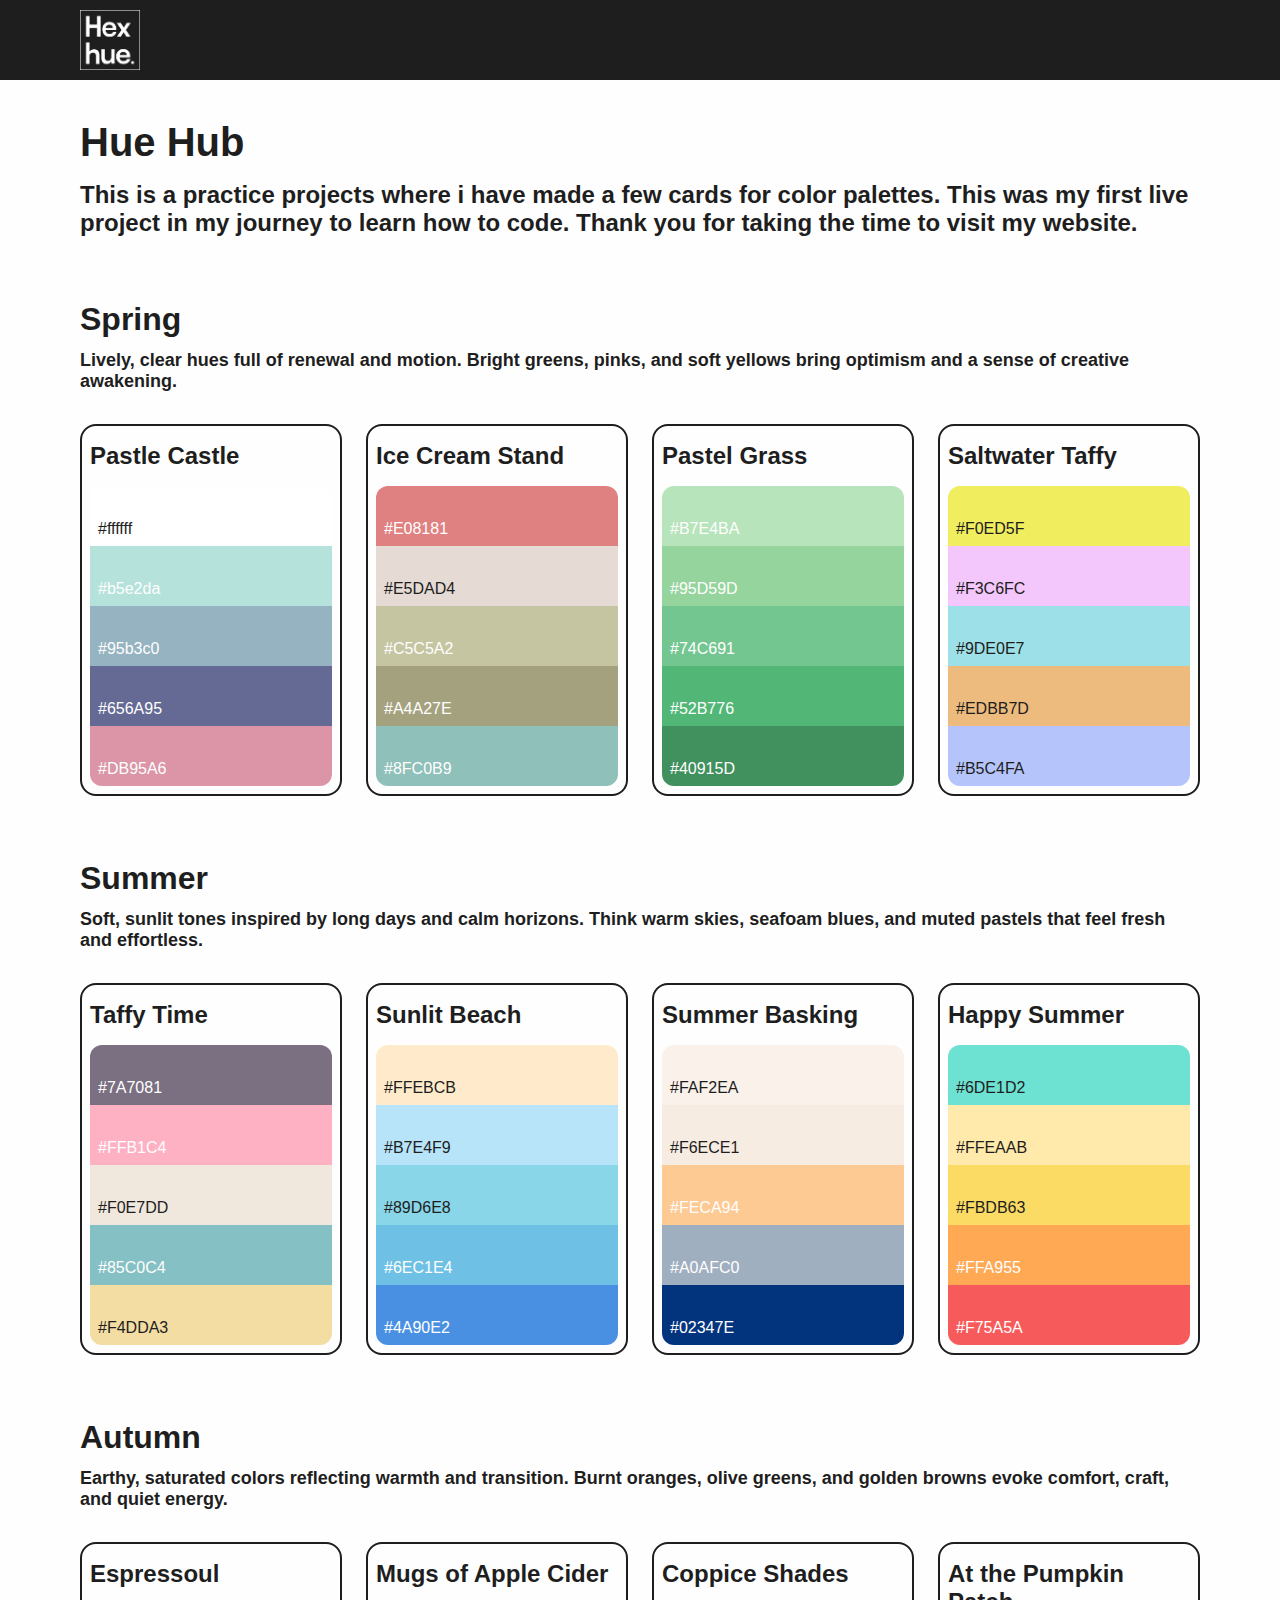
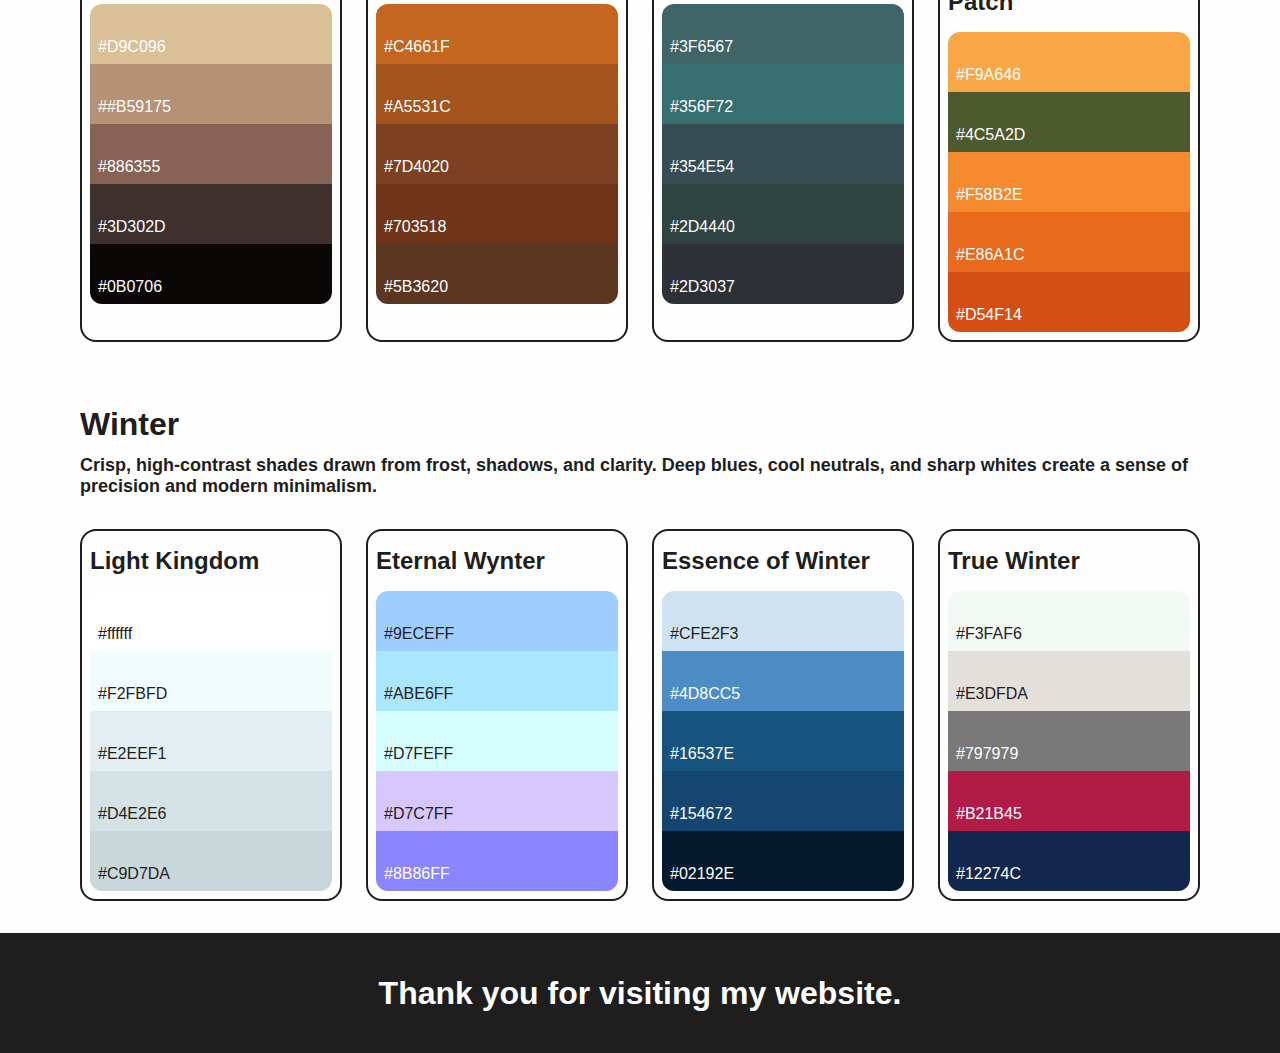
<file: index.html>
<!DOCTYPE html>
<html>

<head>
    <meta charset="UTF-8">
    <meta name="viewport" content="width=device-width, initial-scale=1.0">
    <title>Hue Hub</title>
    <link rel="stylesheet" href="https://api.fontshare.com/v2/css?f[]=satoshi@1,2&display=swap">
    <link rel="stylesheet" href="resources/huehub.css">
</head>

<body>
    <header>
        <img src="resources/logo.png" style="width: 60px; height: auto;">
    </header>

    <main>
        <article class="intro">
            <h1>Hue Hub</h1>
            <p class="sub-head">This is a practice projects where i have made a few cards for color palettes. This was my first live project in my journey to learn how to code. Thank you for taking the time to visit my website.</p>
        </article>

        <section class="season"> <!-- Spring Season -->
            <article>
                <h2>Spring</h2>
                <p>Lively, clear hues full of renewal and motion. Bright greens, pinks, and soft yellows bring optimism and a sense of creative awakening.</p>
            </article>

            <div class="cards">

                <!-- Pastle Castle -->
                <div class="clr-card">
                    <h3>Pastle Castle</h3>
                    <div class="palette">
                    <div class="color" style="background-color: #fff;color: #1e1e1e;">#ffffff</div>
                    <div class="color" style="background-color: #b5e2da;">#b5e2da</div>
                    <div class="color" style="background-color: #95b3c0;">#95b3c0</div>
                    <div class="color" style="background-color: #656A95;">#656A95</div>
                    <div class="color" style="background-color: #DB95A6;">#DB95A6</div>
                    </div>
                </div>

                <!-- Ice Cream Stand -->
                <div class="clr-card">
                    <h3>Ice Cream Stand</h3>
                    <div class="palette">
                    <div class="color" style="background-color: #E08181;">#E08181</div>
                    <div class="color" style="background-color: #E5DAD4;color: #1e1e1e;">#E5DAD4</div>
                    <div class="color" style="background-color: #C5C5A2;">#C5C5A2</div>
                    <div class="color" style="background-color: #A4A27E;">#A4A27E</div>
                    <div class="color" style="background-color: #8FC0B9;">#8FC0B9</div>
                    </div>
                </div>

                <!-- Pastel Grass --> 
                <div class="clr-card">
                    <h3>Pastel Grass</h3>
                    <div class="palette">
                    <div class="color" style="background-color: #B7E4BA;">#B7E4BA</div>
                    <div class="color" style="background-color: #95D59D;">#95D59D</div>
                    <div class="color" style="background-color: #74C691;">#74C691</div>
                    <div class="color" style="background-color: #52B776;">#52B776</div>
                    <div class="color" style="background-color: #40915D;">#40915D</div>
                    </div>
                </div>

                <!-- Saltwater Taffy --> 
                <div class="clr-card">
                    <h3>Saltwater Taffy</h3>
                    <div class="palette">
                    <div class="color" style="background-color: #F0ED5F;color: #1e1e1e;">#F0ED5F</div>
                    <div class="color" style="background-color: #F3C6FC;color: #1e1e1e;">#F3C6FC</div>
                    <div class="color" style="background-color: #9DE0E7;color: #1e1e1e;">#9DE0E7</div>
                    <div class="color" style="background-color: #EDBB7D;color: #1e1e1e;">#EDBB7D</div>
                    <div class="color" style="background-color: #B5C4FA;color: #1e1e1e;">#B5C4FA</div>
                    </div>
                </div>

                
            </div>
            
        </section>

        <section class="season"> <!-- Summer Season -->
            <article>
                <h2>Summer</h2>
                <p>Soft, sunlit tones inspired by long days and calm horizons. Think warm skies, seafoam blues, and muted pastels that feel fresh and effortless.</p>
            </article>

            <div class="cards">

                <!-- Taffy Time -->
                <div class="clr-card">
                    <h3>Taffy Time</h3>
                    <div class="palette">
                    <div class="color" style="background-color: #7A7081;">#7A7081</div>
                    <div class="color" style="background-color: #FFB1C4;">#FFB1C4</div>
                    <div class="color" style="background-color: #F0E7DD;color: #1e1e1e;">#F0E7DD</div>
                    <div class="color" style="background-color: #85C0C4;">#85C0C4</div>
                    <div class="color" style="background-color: #F4DDA3;color: #1e1e1e;">#F4DDA3</div>
                    </div>
                </div>

                <!-- Sunlit Beach -->
                <div class="clr-card">
                    <h3>Sunlit Beach</h3>
                    <div class="palette">
                    <div class="color" style="background-color: #FFEBCB;color: #1e1e1e;">#FFEBCB</div>
                    <div class="color" style="background-color: #B7E4F9;color: #1e1e1e;">#B7E4F9</div>
                    <div class="color" style="background-color: #89D6E8;color: #1e1e1e;">#89D6E8</div>
                    <div class="color" style="background-color: #6EC1E4;">#6EC1E4</div>
                    <div class="color" style="background-color: #4A90E2;">#4A90E2</div>
                    </div>
                </div>

                <!-- Summer Basking --> 
                <div class="clr-card">
                    <h3>Summer Basking</h3>
                    <div class="palette">
                    <div class="color" style="background-color: #FAF2EA;color: #1e1e1e;">#FAF2EA</div>
                    <div class="color" style="background-color: #F6ECE1;color: #1e1e1e;">#F6ECE1</div>
                    <div class="color" style="background-color: #FECA94;">#FECA94</div>
                    <div class="color" style="background-color: #A0AFC0;">#A0AFC0</div>
                    <div class="color" style="background-color: #02347E;">#02347E</div>
                    </div>
                </div>

                <!-- Happy Summer --> 
                <div class="clr-card">
                    <h3>Happy Summer</h3>
                    <div class="palette">
                    <div class="color" style="background-color: #6DE1D2;color: #1e1e1e;">#6DE1D2</div>
                    <div class="color" style="background-color: #FFEAAB;color: #1e1e1e;">#FFEAAB</div>
                    <div class="color" style="background-color: #FBDB63;color: #1e1e1e;">#FBDB63</div>
                    <div class="color" style="background-color: #FFA955;">#FFA955</div>
                    <div class="color" style="background-color: #F75A5A;">#F75A5A</div>
                    </div>
                </div>

                
            </div>
            
        </section>

        <section class="season"> <!-- Autumn Season -->
            <article>
                <h2>Autumn</h2>
                <p>Earthy, saturated colors reflecting warmth and transition. Burnt oranges, olive greens, and golden browns evoke comfort, craft, and quiet energy.</p>
            </article>

            <div class="cards">

                <!-- Espressoul -->
                <div class="clr-card">
                    <h3>Espressoul</h3>
                    <div class="palette">
                    <div class="color" style="background-color: #D9C096;">#D9C096</div>
                    <div class="color" style="background-color: #B59175;">##B59175</div>
                    <div class="color" style="background-color: #886355;">#886355</div>
                    <div class="color" style="background-color: #3D302D;">#3D302D</div>
                    <div class="color" style="background-color: #0B0706;">#0B0706</div>
                    </div>
                </div>

                <!-- Mugs of Apple Cider -->
                <div class="clr-card">
                    <h3>Mugs of Apple Cider</h3>
                    <div class="palette">
                    <div class="color" style="background-color: #C4661F;">#C4661F</div>
                    <div class="color" style="background-color: #A5531C;">#A5531C</div>
                    <div class="color" style="background-color: #7D4020;">#7D4020</div>
                    <div class="color" style="background-color: #703518;">#703518</div>
                    <div class="color" style="background-color: #5B3620;">#5B3620</div>
                    </div>
                </div>

                <!-- Coppice Shades --> 
                <div class="clr-card">
                    <h3>Coppice Shades</h3>
                    <div class="palette">
                    <div class="color" style="background-color: #3F6567;">#3F6567</div>
                    <div class="color" style="background-color: #356F72;">#356F72</div>
                    <div class="color" style="background-color: #354E54;">#354E54</div>
                    <div class="color" style="background-color: #2D4440;">#2D4440</div>
                    <div class="color" style="background-color: #2D3037;">#2D3037</div>
                    </div>
                </div>

                <!-- At the Pumpkin Patch --> 
                <div class="clr-card">
                    <h3>At the Pumpkin Patch</h3>
                    <div class="palette">
                    <div class="color" style="background-color: #F9A646;">#F9A646</div>
                    <div class="color" style="background-color: #4C5A2D;">#4C5A2D</div>
                    <div class="color" style="background-color: #F58B2E;">#F58B2E</div>
                    <div class="color" style="background-color: #E86A1C;">#E86A1C</div>
                    <div class="color" style="background-color: #D54F14;">#D54F14</div>
                    </div>
                </div>

                
            </div>
            
        </section>

        <section class="season"> <!-- Winter Season -->
            <article>
                <h2>Winter</h2>
                <p>Crisp, high-contrast shades drawn from frost, shadows, and clarity. Deep blues, cool neutrals, and sharp whites create a sense of precision and modern minimalism.</p>
            </article>

            <div class="cards">

                <!-- Light Kingdom -->
                <div class="clr-card">
                    <h3>Light Kingdom</h3>
                    <div class="palette">
                    <div class="color" style="background-color: #fff;color: #1e1e1e;">#ffffff</div>
                    <div class="color" style="background-color: #F2FBFD;color: #1e1e1e;">#F2FBFD</div>
                    <div class="color" style="background-color: #E2EEF1;color: #1e1e1e;">#E2EEF1</div>
                    <div class="color" style="background-color: #D4E2E6;color: #1e1e1e;">#D4E2E6</div>
                    <div class="color" style="background-color: #C9D7DA;color: #1e1e1e;">#C9D7DA</div>
                    </div>
                </div>

                <!-- Eternal Wynter -->
                <div class="clr-card">
                    <h3>Eternal Wynter</h3>
                    <div class="palette">
                    <div class="color" style="background-color: #9ECEFF;color: #1e1e1e;">#9ECEFF</div>
                    <div class="color" style="background-color: #ABE6FF;color: #1e1e1e;">#ABE6FF</div>
                    <div class="color" style="background-color: #D7FEFF;color: #1e1e1e;">#D7FEFF</div>
                    <div class="color" style="background-color: #D7C7FF;color: #1e1e1e;">#D7C7FF</div>
                    <div class="color" style="background-color: #8B86FF;">#8B86FF</div>
                    </div>
                </div>

                <!-- Essence of Winter --> 
                <div class="clr-card">
                    <h3>Essence of Winter</h3>
                    <div class="palette">
                    <div class="color" style="background-color: #CFE2F3;color: #1e1e1e;">#CFE2F3</div>
                    <div class="color" style="background-color: #4D8CC5;">#4D8CC5</div>
                    <div class="color" style="background-color: #16537E;">#16537E</div>
                    <div class="color" style="background-color: #154672;">#154672</div>
                    <div class="color" style="background-color: #02192E;">#02192E</div>
                    </div>
                </div>

                <!-- True Winter --> 
                <div class="clr-card">
                    <h3>True Winter</h3>
                    <div class="palette">
                    <div class="color" style="background-color: #F3FAF6;color: #1e1e1e;">#F3FAF6</div>
                    <div class="color" style="background-color: #E3DFDA;color: #1e1e1e;">#E3DFDA</div>
                    <div class="color" style="background-color: #797979;">#797979</div>
                    <div class="color" style="background-color: #B21B45;">#B21B45</div>
                    <div class="color" style="background-color: #12274C;">#12274C</div>
                    </div>
                </div>
            </div>
            
        </section>

    </main>

    <footer>
        <h2>Thank you for visiting my website.</h2>
    </footer>
</body>

</html>
</file>
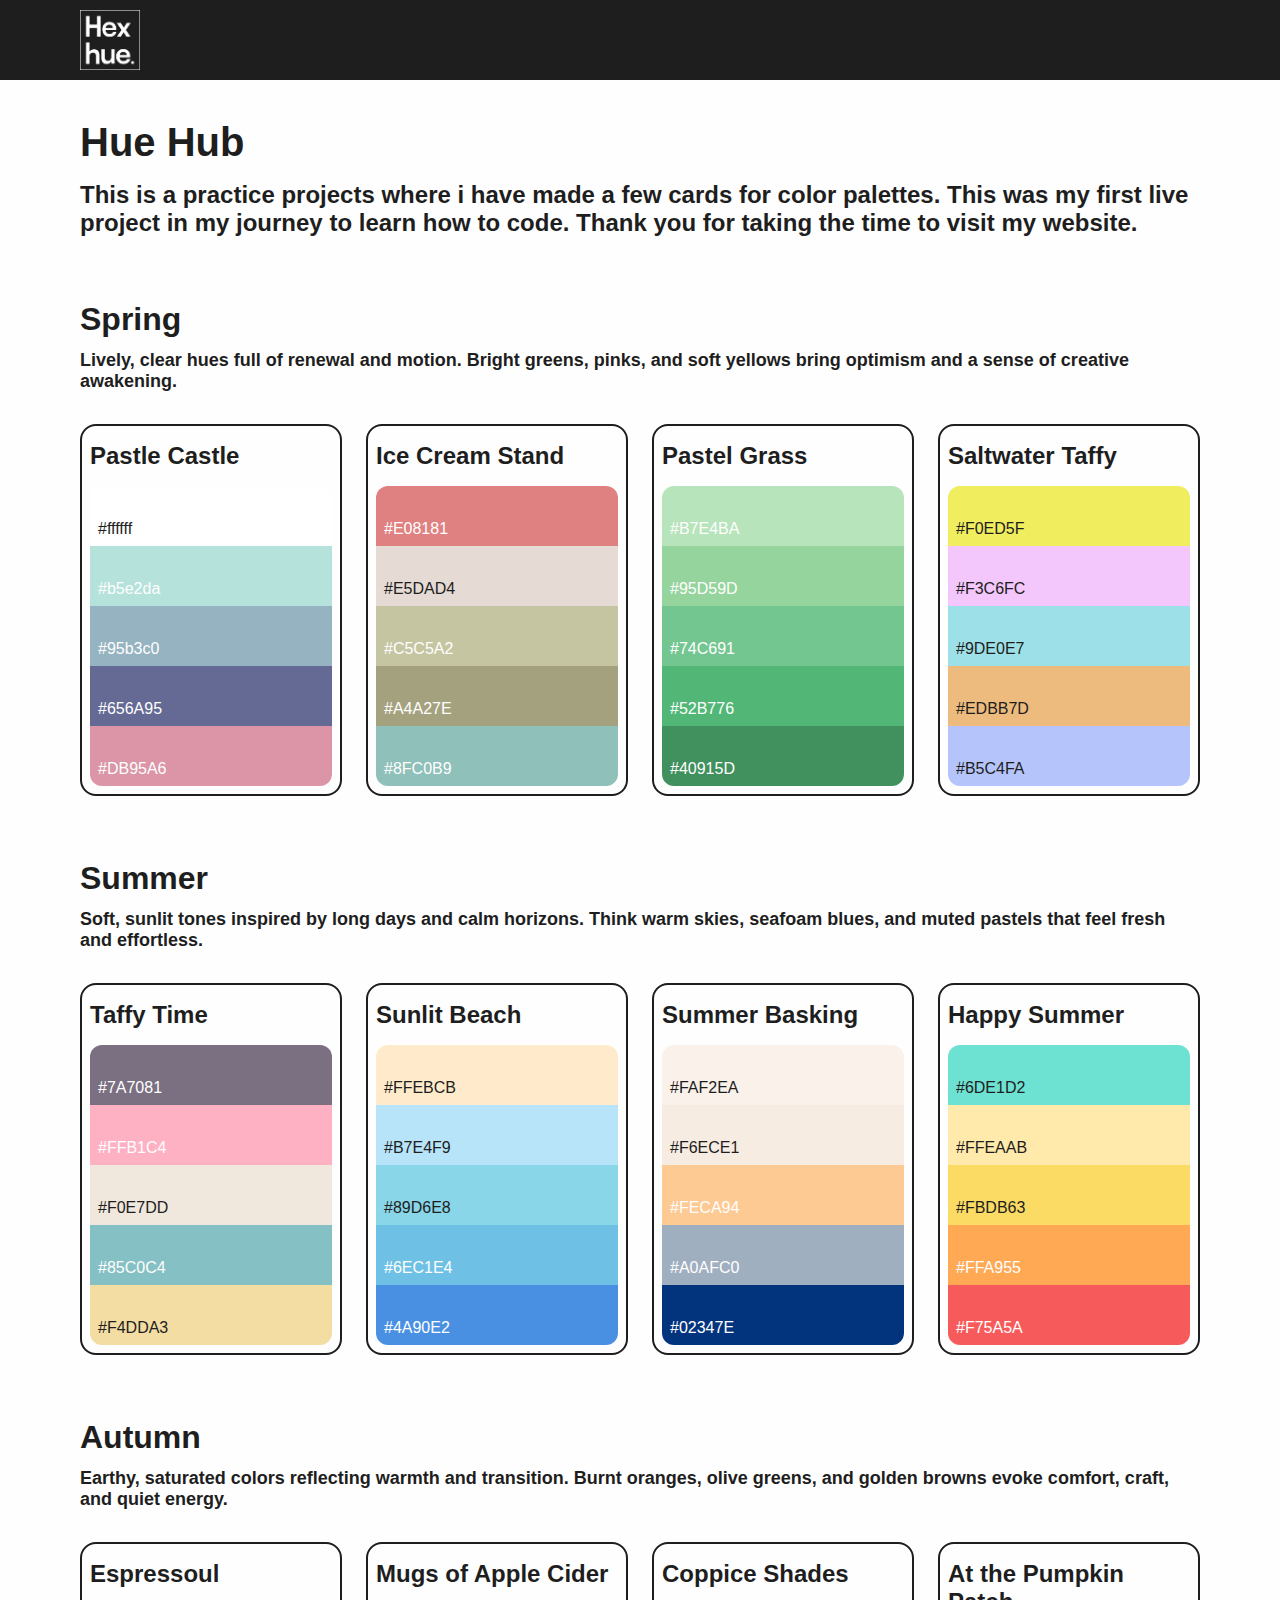
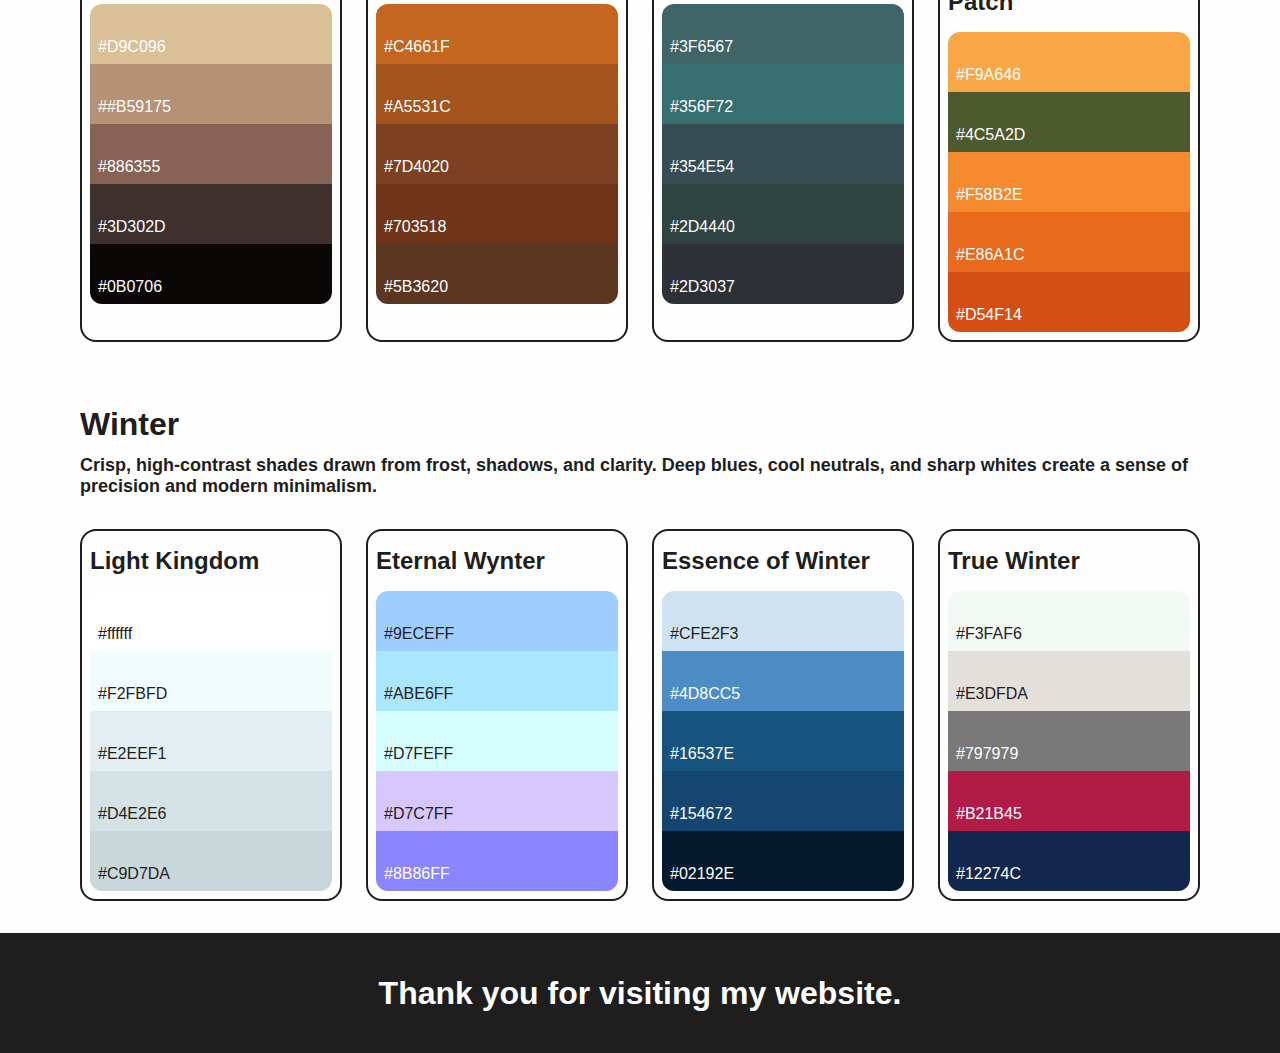
<file: Hue Hub/landing.html>
<!DOCTYPE html>
<html>

<head>
    <meta charset="UTF-8">
    <meta name="viewport" content="width=device-width, initial-scale=1.0">
    <title>Hue Hub</title>
    <link href="https://api.fontshare.com/v2/css?f[]=satoshi@1,2&display=swap" rel="stylesheet">
    <link href="resources/huehub.css" rel="stylesheet">
</head>

<body>
    <header>
        <img src="resources/logo.png" style="width: 60px; height: auto;">
    </header>

    <main>
        <article class="intro">
            <h1>Hue Hub</h1>
            <p class="sub-head">This is a practice projects where i have made a few cards for color palettes. This was my first live project in my journey to learn how to code. Thank you for taking the time to visit my website.</p>
        </article>

        <section class="season"> <!-- Spring Season -->
            <article>
                <h2>Spring</h2>
                <p>Lively, clear hues full of renewal and motion. Bright greens, pinks, and soft yellows bring optimism and a sense of creative awakening.</p>
            </article>

            <div class="cards">

                <!-- Pastle Castle -->
                <div class="clr-card">
                    <h3>Pastle Castle</h3>
                    <div class="palette">
                    <div class="color" style="background-color: #fff;color: #1e1e1e;">#ffffff</div>
                    <div class="color" style="background-color: #b5e2da;">#b5e2da</div>
                    <div class="color" style="background-color: #95b3c0;">#95b3c0</div>
                    <div class="color" style="background-color: #656A95;">#656A95</div>
                    <div class="color" style="background-color: #DB95A6;">#DB95A6</div>
                    </div>
                </div>

                <!-- Ice Cream Stand -->
                <div class="clr-card">
                    <h3>Ice Cream Stand</h3>
                    <div class="palette">
                    <div class="color" style="background-color: #E08181;">#E08181</div>
                    <div class="color" style="background-color: #E5DAD4;color: #1e1e1e;">#E5DAD4</div>
                    <div class="color" style="background-color: #C5C5A2;">#C5C5A2</div>
                    <div class="color" style="background-color: #A4A27E;">#A4A27E</div>
                    <div class="color" style="background-color: #8FC0B9;">#8FC0B9</div>
                    </div>
                </div>

                <!-- Pastel Grass --> 
                <div class="clr-card">
                    <h3>Pastel Grass</h3>
                    <div class="palette">
                    <div class="color" style="background-color: #B7E4BA;">#B7E4BA</div>
                    <div class="color" style="background-color: #95D59D;">#95D59D</div>
                    <div class="color" style="background-color: #74C691;">#74C691</div>
                    <div class="color" style="background-color: #52B776;">#52B776</div>
                    <div class="color" style="background-color: #40915D;">#40915D</div>
                    </div>
                </div>

                <!-- Saltwater Taffy --> 
                <div class="clr-card">
                    <h3>Saltwater Taffy</h3>
                    <div class="palette">
                    <div class="color" style="background-color: #F0ED5F;color: #1e1e1e;">#F0ED5F</div>
                    <div class="color" style="background-color: #F3C6FC;color: #1e1e1e;">#F3C6FC</div>
                    <div class="color" style="background-color: #9DE0E7;color: #1e1e1e;">#9DE0E7</div>
                    <div class="color" style="background-color: #EDBB7D;color: #1e1e1e;">#EDBB7D</div>
                    <div class="color" style="background-color: #B5C4FA;color: #1e1e1e;">#B5C4FA</div>
                    </div>
                </div>

                
            </div>
            
        </section>

        <section class="season"> <!-- Summer Season -->
            <article>
                <h2>Summer</h2>
                <p>Soft, sunlit tones inspired by long days and calm horizons. Think warm skies, seafoam blues, and muted pastels that feel fresh and effortless.</p>
            </article>

            <div class="cards">

                <!-- Taffy Time -->
                <div class="clr-card">
                    <h3>Taffy Time</h3>
                    <div class="palette">
                    <div class="color" style="background-color: #7A7081;">#7A7081</div>
                    <div class="color" style="background-color: #FFB1C4;">#FFB1C4</div>
                    <div class="color" style="background-color: #F0E7DD;color: #1e1e1e;">#F0E7DD</div>
                    <div class="color" style="background-color: #85C0C4;">#85C0C4</div>
                    <div class="color" style="background-color: #F4DDA3;color: #1e1e1e;">#F4DDA3</div>
                    </div>
                </div>

                <!-- Sunlit Beach -->
                <div class="clr-card">
                    <h3>Sunlit Beach</h3>
                    <div class="palette">
                    <div class="color" style="background-color: #FFEBCB;color: #1e1e1e;">#FFEBCB</div>
                    <div class="color" style="background-color: #B7E4F9;color: #1e1e1e;">#B7E4F9</div>
                    <div class="color" style="background-color: #89D6E8;color: #1e1e1e;">#89D6E8</div>
                    <div class="color" style="background-color: #6EC1E4;">#6EC1E4</div>
                    <div class="color" style="background-color: #4A90E2;">#4A90E2</div>
                    </div>
                </div>

                <!-- Summer Basking --> 
                <div class="clr-card">
                    <h3>Summer Basking</h3>
                    <div class="palette">
                    <div class="color" style="background-color: #FAF2EA;color: #1e1e1e;">#FAF2EA</div>
                    <div class="color" style="background-color: #F6ECE1;color: #1e1e1e;">#F6ECE1</div>
                    <div class="color" style="background-color: #FECA94;">#FECA94</div>
                    <div class="color" style="background-color: #A0AFC0;">#A0AFC0</div>
                    <div class="color" style="background-color: #02347E;">#02347E</div>
                    </div>
                </div>

                <!-- Happy Summer --> 
                <div class="clr-card">
                    <h3>Happy Summer</h3>
                    <div class="palette">
                    <div class="color" style="background-color: #6DE1D2;color: #1e1e1e;">#6DE1D2</div>
                    <div class="color" style="background-color: #FFEAAB;color: #1e1e1e;">#FFEAAB</div>
                    <div class="color" style="background-color: #FBDB63;color: #1e1e1e;">#FBDB63</div>
                    <div class="color" style="background-color: #FFA955;">#FFA955</div>
                    <div class="color" style="background-color: #F75A5A;">#F75A5A</div>
                    </div>
                </div>

                
            </div>
            
        </section>

        <section class="season"> <!-- Autumn Season -->
            <article>
                <h2>Autumn</h2>
                <p>Earthy, saturated colors reflecting warmth and transition. Burnt oranges, olive greens, and golden browns evoke comfort, craft, and quiet energy.</p>
            </article>

            <div class="cards">

                <!-- Espressoul -->
                <div class="clr-card">
                    <h3>Espressoul</h3>
                    <div class="palette">
                    <div class="color" style="background-color: #D9C096;">#D9C096</div>
                    <div class="color" style="background-color: #B59175;">##B59175</div>
                    <div class="color" style="background-color: #886355;">#886355</div>
                    <div class="color" style="background-color: #3D302D;">#3D302D</div>
                    <div class="color" style="background-color: #0B0706;">#0B0706</div>
                    </div>
                </div>

                <!-- Mugs of Apple Cider -->
                <div class="clr-card">
                    <h3>Mugs of Apple Cider</h3>
                    <div class="palette">
                    <div class="color" style="background-color: #C4661F;">#C4661F</div>
                    <div class="color" style="background-color: #A5531C;">#A5531C</div>
                    <div class="color" style="background-color: #7D4020;">#7D4020</div>
                    <div class="color" style="background-color: #703518;">#703518</div>
                    <div class="color" style="background-color: #5B3620;">#5B3620</div>
                    </div>
                </div>

                <!-- Coppice Shades --> 
                <div class="clr-card">
                    <h3>Coppice Shades</h3>
                    <div class="palette">
                    <div class="color" style="background-color: #3F6567;">#3F6567</div>
                    <div class="color" style="background-color: #356F72;">#356F72</div>
                    <div class="color" style="background-color: #354E54;">#354E54</div>
                    <div class="color" style="background-color: #2D4440;">#2D4440</div>
                    <div class="color" style="background-color: #2D3037;">#2D3037</div>
                    </div>
                </div>

                <!-- At the Pumpkin Patch --> 
                <div class="clr-card">
                    <h3>At the Pumpkin Patch</h3>
                    <div class="palette">
                    <div class="color" style="background-color: #F9A646;">#F9A646</div>
                    <div class="color" style="background-color: #4C5A2D;">#4C5A2D</div>
                    <div class="color" style="background-color: #F58B2E;">#F58B2E</div>
                    <div class="color" style="background-color: #E86A1C;">#E86A1C</div>
                    <div class="color" style="background-color: #D54F14;">#D54F14</div>
                    </div>
                </div>

                
            </div>
            
        </section>

        <section class="season"> <!-- Winter Season -->
            <article>
                <h2>Winter</h2>
                <p>Crisp, high-contrast shades drawn from frost, shadows, and clarity. Deep blues, cool neutrals, and sharp whites create a sense of precision and modern minimalism.</p>
            </article>

            <div class="cards">

                <!-- Light Kingdom -->
                <div class="clr-card">
                    <h3>Light Kingdom</h3>
                    <div class="palette">
                    <div class="color" style="background-color: #fff;color: #1e1e1e;">#ffffff</div>
                    <div class="color" style="background-color: #F2FBFD;color: #1e1e1e;">#F2FBFD</div>
                    <div class="color" style="background-color: #E2EEF1;color: #1e1e1e;">#E2EEF1</div>
                    <div class="color" style="background-color: #D4E2E6;color: #1e1e1e;">#D4E2E6</div>
                    <div class="color" style="background-color: #C9D7DA;color: #1e1e1e;">#C9D7DA</div>
                    </div>
                </div>

                <!-- Eternal Wynter -->
                <div class="clr-card">
                    <h3>Eternal Wynter</h3>
                    <div class="palette">
                    <div class="color" style="background-color: #9ECEFF;color: #1e1e1e;">#9ECEFF</div>
                    <div class="color" style="background-color: #ABE6FF;color: #1e1e1e;">#ABE6FF</div>
                    <div class="color" style="background-color: #D7FEFF;color: #1e1e1e;">#D7FEFF</div>
                    <div class="color" style="background-color: #D7C7FF;color: #1e1e1e;">#D7C7FF</div>
                    <div class="color" style="background-color: #8B86FF;">#8B86FF</div>
                    </div>
                </div>

                <!-- Essence of Winter --> 
                <div class="clr-card">
                    <h3>Essence of Winter</h3>
                    <div class="palette">
                    <div class="color" style="background-color: #CFE2F3;color: #1e1e1e;">#CFE2F3</div>
                    <div class="color" style="background-color: #4D8CC5;">#4D8CC5</div>
                    <div class="color" style="background-color: #16537E;">#16537E</div>
                    <div class="color" style="background-color: #154672;">#154672</div>
                    <div class="color" style="background-color: #02192E;">#02192E</div>
                    </div>
                </div>

                <!-- True Winter --> 
                <div class="clr-card">
                    <h3>True Winter</h3>
                    <div class="palette">
                    <div class="color" style="background-color: #F3FAF6;color: #1e1e1e;">#F3FAF6</div>
                    <div class="color" style="background-color: #E3DFDA;color: #1e1e1e;">#E3DFDA</div>
                    <div class="color" style="background-color: #797979;">#797979</div>
                    <div class="color" style="background-color: #B21B45;">#B21B45</div>
                    <div class="color" style="background-color: #12274C;">#12274C</div>
                    </div>
                </div>
            </div>
            
        </section>

    </main>

    <footer>
        <h2>Thank you for visiting my website.</h2>
    </footer>
</body>
</html>
</file>
<file: resources/huehub.css>
/* Stylesheet for HueHub */

* {
    box-sizing: border-box;
    padding: 0;
    margin: 0;
}


h1{font-size: 40px; font-weight: bold;} h2{font-size: 32px; font-weight: bold;} h3{font-size: 24px;font-weight: bold;}

body {
    font-family: 'satoshi', arial, sans-serif;
}

header {
    display: flex;
    position: fixed;
    top: 0%;
    left: 0%;
    width: 100%;
    background-color: #1e1e1e;
    padding: 10px 80px;
    height: auto;
    z-index: 1;
}

main {
    display: flex;
    flex-direction: column;
    padding: 0px 80px;
    width: 100%;
    background-color: #FEFEFE;
    color: #1e1e1e;
    margin-top: 80px;
}

.intro {
    display: flex;
    flex-flow: column wrap;
    gap: 1rem;
    padding: 2.5rem 0rem 2rem;
    width: 100%;
}

.sub-head {
    font-size: 24px;
    font-weight: 600;
}

.season {
    display: flex;
    flex-flow: column wrap;
    width: 100%;
    gap: 2rem;
    padding: 32px 0;
}

article {
    display: flex;
    flex-flow: column wrap;
    width: 100%;
    gap: 0.75rem;
}

article p {
    font-size: 1.125rem;
    font-weight: 600;
}

.cards {
    display: flex;
    flex-direction: row wrap;
    gap: 1.5rem;
    justify-content: flex-start;
    width: 100%;
}

.clr-card {
    display: flex;
    flex-flow: column wrap;
    gap: 1rem;
    background-color: #FEFEFE;
    border-radius: 1rem;
    border: 2px solid #1e1e1e;
    padding: 1rem 0.5rem 0.5rem;
    width: 100%;
    min-width: 200px;
}

.color {
    display: flex;
    padding: 0.5rem;
    align-content: flex-start;
    align-items: end;
    height: 3.75rem;
    font-weight: 500;
    color: #fefefe;
}

.palette {
    display: flex;
    flex-flow: column wrap;
    width: auto;
    border-radius: 12px;
    overflow: hidden;
}

footer {
    display: flex;
    justify-content: center;
    align-items: center;
    height: 120px;
    color: #fefefe;
    background-color: #1e1e1e;
}
</file>
<file: Hue Hub/resources/huehub.css>
/* Stylesheet for HueHub */

* {
    box-sizing: border-box;
    padding: 0;
    margin: 0;
}


h1{font-size: 40px; font-weight: bold;} h2{font-size: 32px; font-weight: bold;} h3{font-size: 24px;font-weight: bold;}

body {
    font-family: 'satoshi', arial, sans-serif;
}

header {
    display: flex;
    position: fixed;
    top: 0%;
    left: 0%;
    width: 100%;
    background-color: #1e1e1e;
    padding: 10px 80px;
    height: auto;
    z-index: 1;
}

main {
    display: flex;
    flex-direction: column;
    padding: 0px 80px;
    width: 100%;
    background-color: #FEFEFE;
    color: #1e1e1e;
    margin-top: 80px;
}

.intro {
    display: flex;
    flex-flow: column wrap;
    gap: 1rem;
    padding: 2.5rem 0rem 2rem;
    width: 100%;
}

.sub-head {
    font-size: 24px;
    font-weight: 600;
}

.season {
    display: flex;
    flex-flow: column wrap;
    width: 100%;
    gap: 2rem;
    padding: 32px 0;
}

article {
    display: flex;
    flex-flow: column wrap;
    width: 100%;
    gap: 0.75rem;
}

article p {
    font-size: 1.125rem;
    font-weight: 600;
}

.cards {
    display: flex;
    flex-direction: row wrap;
    gap: 1.5rem;
    justify-content: flex-start;
    width: 100%;
}

.clr-card {
    display: flex;
    flex-flow: column wrap;
    gap: 1rem;
    background-color: #FEFEFE;
    border-radius: 1rem;
    border: 2px solid #1e1e1e;
    padding: 1rem 0.5rem 0.5rem;
    width: 100%;
    min-width: 200px;
}

.color {
    display: flex;
    padding: 0.5rem;
    align-content: flex-start;
    align-items: end;
    height: 3.75rem;
    font-weight: 500;
    color: #fefefe;
}

.palette {
    display: flex;
    flex-flow: column wrap;
    width: auto;
    border-radius: 12px;
    overflow: hidden;
}

footer {
    display: flex;
    justify-content: center;
    align-items: center;
    height: 120px;
    color: #fefefe;
    background-color: #1e1e1e;
}
</file>
